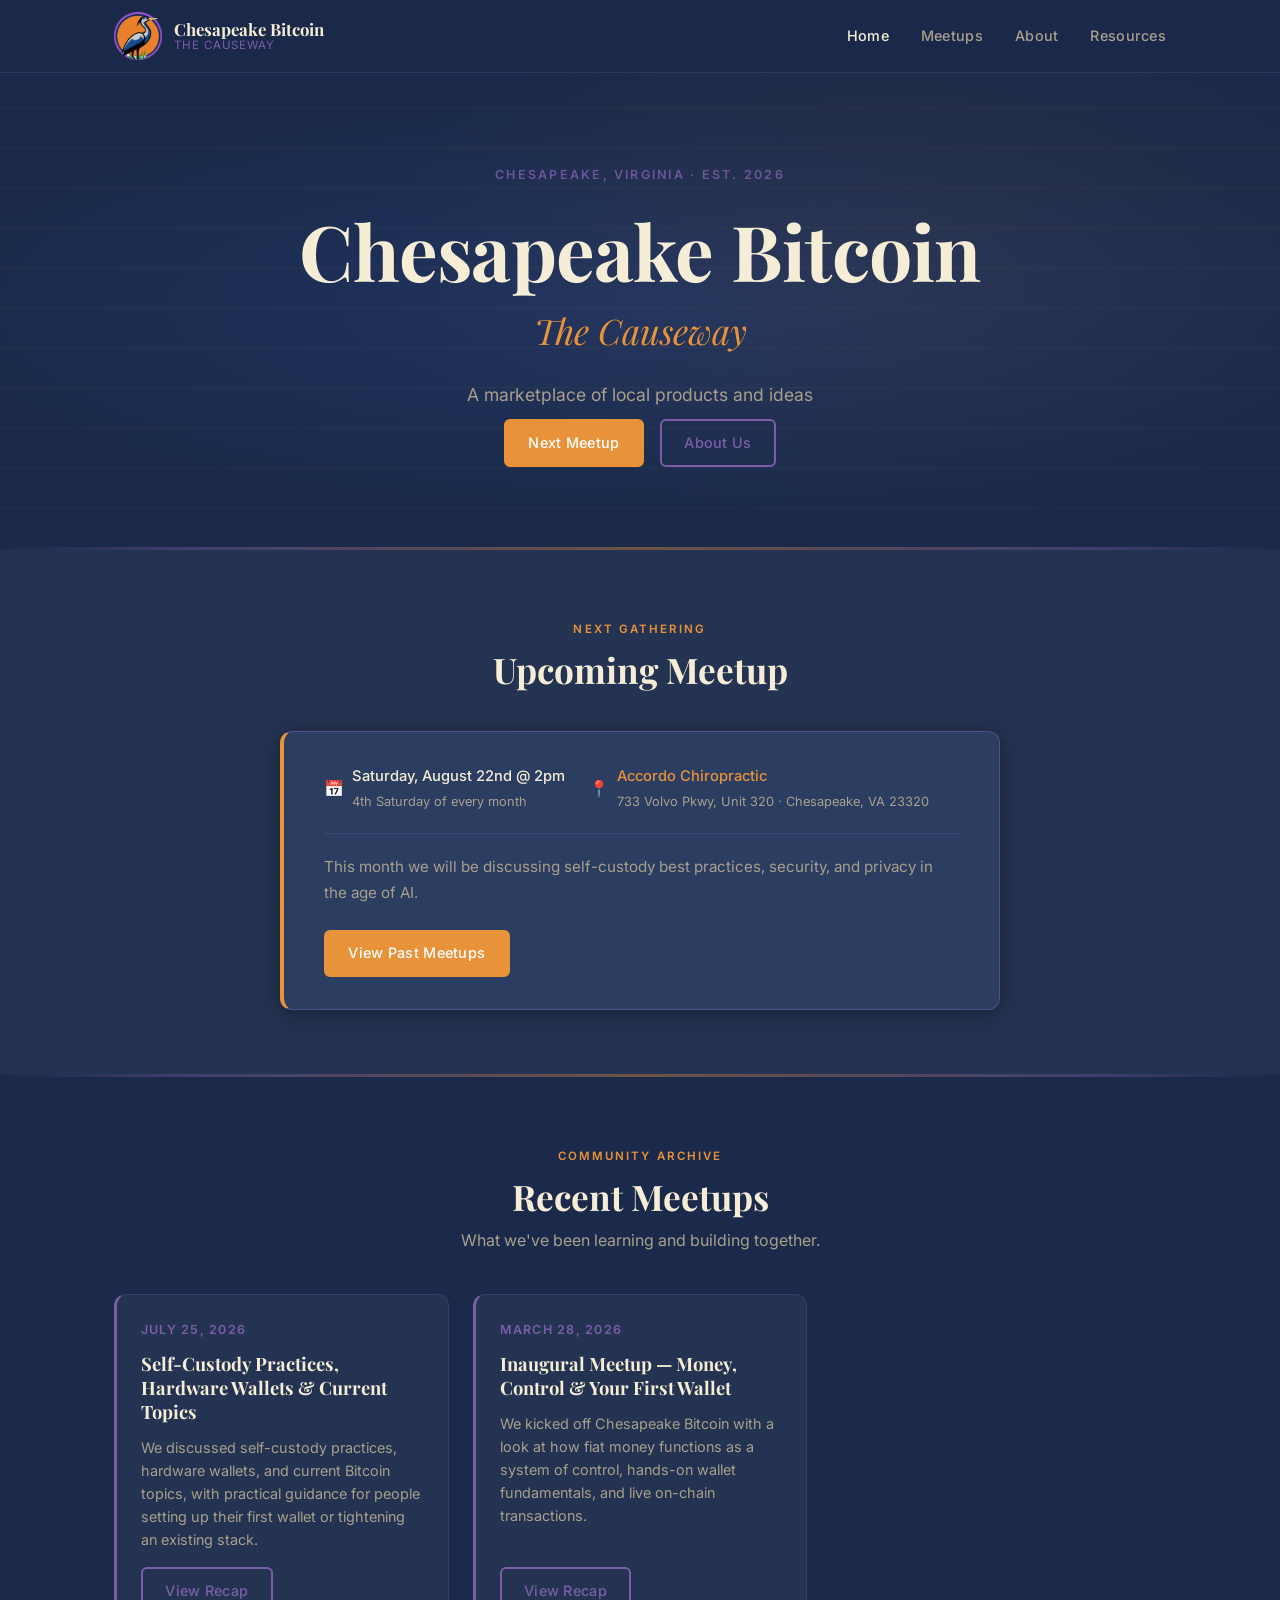
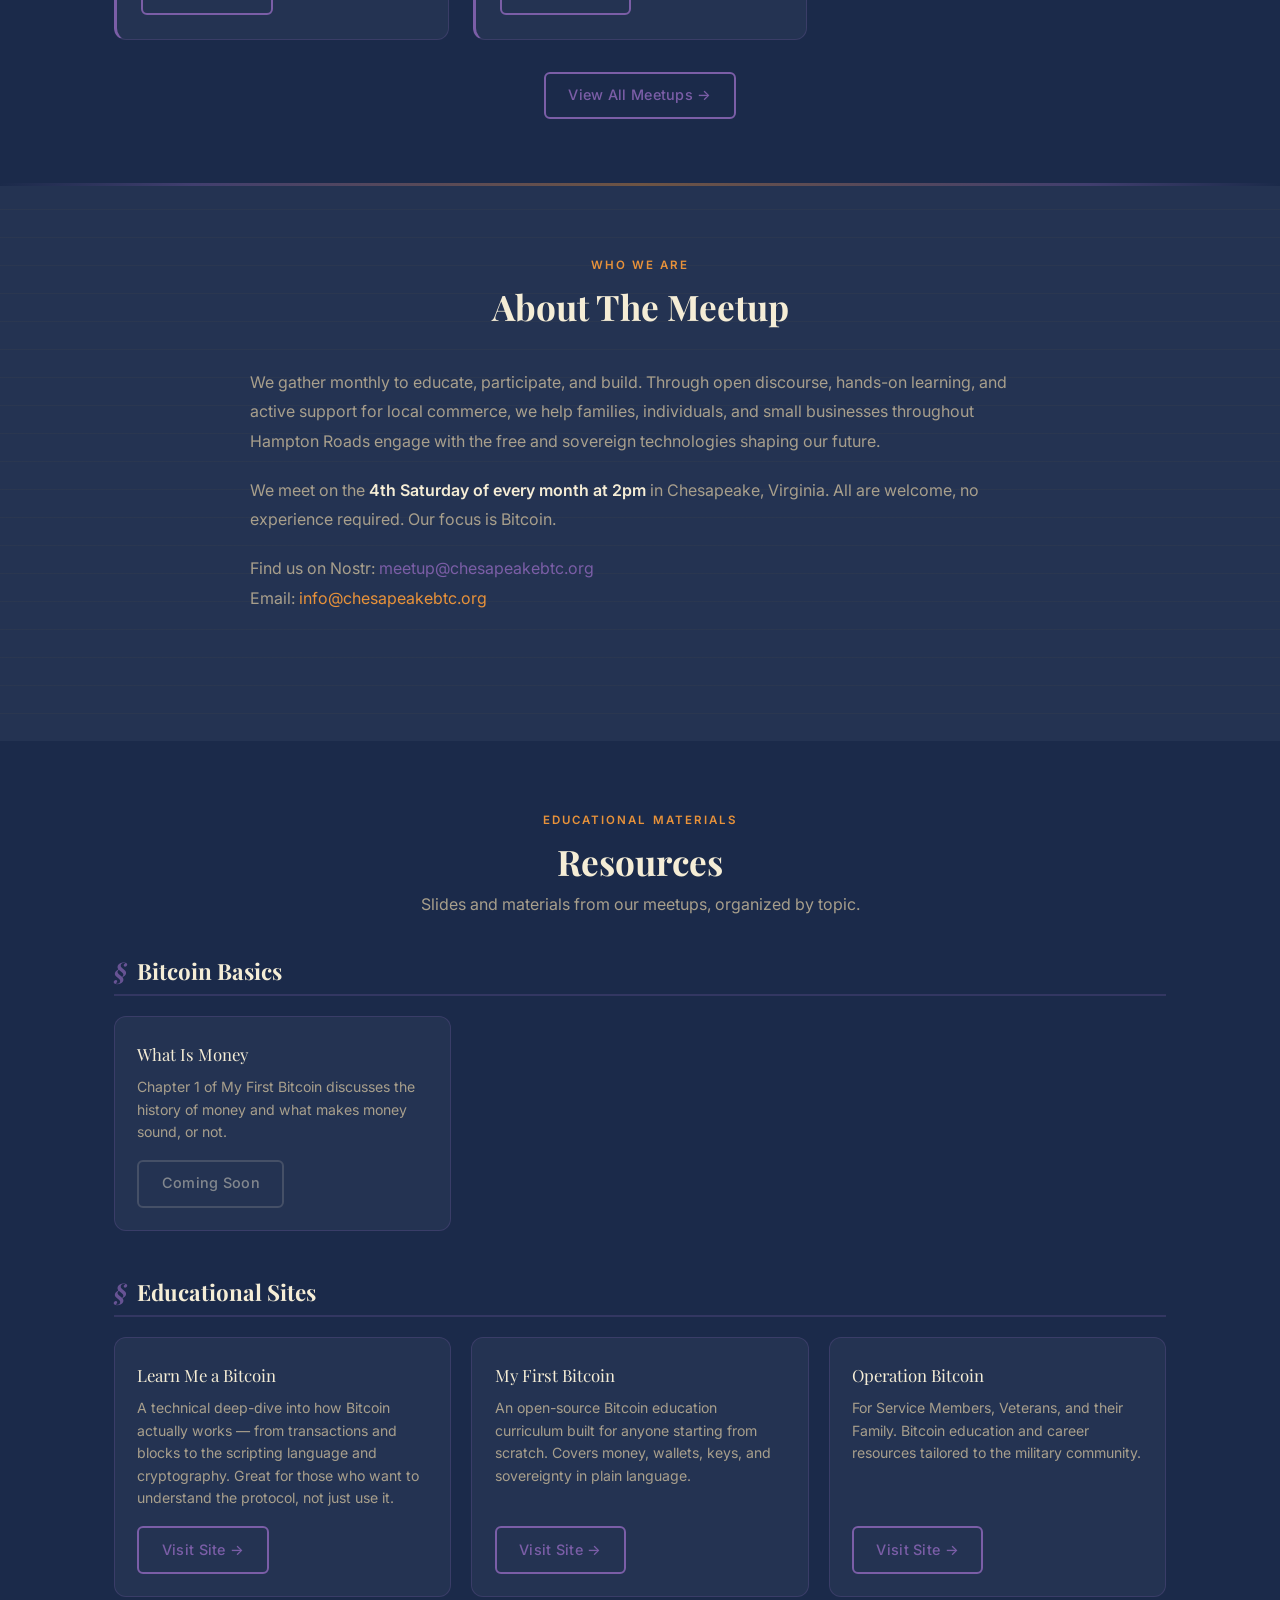
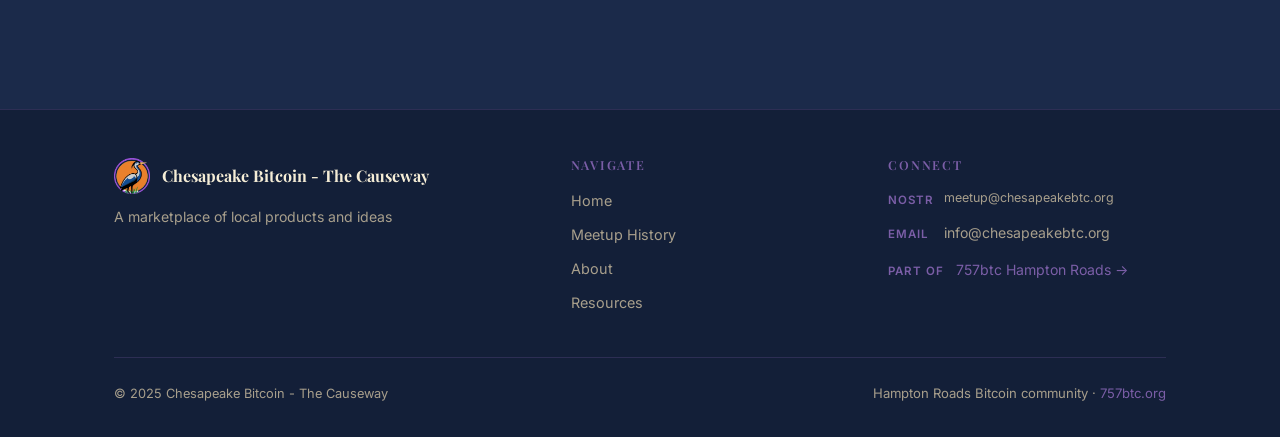
<file: index.html>
<!DOCTYPE html>
<html lang="en">
<head>
  <meta charset="UTF-8" />
  <meta name="viewport" content="width=device-width, initial-scale=1.0" />
  <meta name="description" content="Chesapeake Bitcoin - The Causeway. A monthly Bitcoin meetup in Chesapeake, VA. Part of the 757btc Hampton Roads community." />
  <title>Chesapeake Bitcoin - The Causeway</title>
  <link rel="stylesheet" href="css/style.css" />
</head>
<body>

  <!-- ── Navigation ── -->
  <header>
    <nav class="navbar" role="navigation" aria-label="Main navigation">
      <div class="container nav-inner">
        <a href="index.html" class="nav-logo" aria-label="Chesapeake Bitcoin - The Causeway home">
          <img src="assets/logo.png" alt="Chesapeake Bitcoin logo" />
          <span class="nav-logo-text">
            <span class="logo-name">Chesapeake Bitcoin</span>
            <span class="logo-sub">The Causeway</span>
          </span>
        </a>

        <button class="nav-hamburger" aria-label="Toggle menu" aria-expanded="false">
          <span></span>
          <span></span>
          <span></span>
        </button>

        <ul class="nav-links" role="list">
          <li><a href="index.html">Home</a></li>
          <li><a href="#upcoming-meetup">Meetups</a></li>
          <li><a href="#about">About</a></li>
          <li><a href="#resources">Resources</a></li>
        </ul>
      </div>
    </nav>
  </header>

  <main>

    <!-- ── Hero ── -->
    <section class="hero" aria-label="Hero">
      <div class="container">
        <div class="hero-content">
          <span class="hero-eyebrow">Chesapeake, Virginia · Est. 2026</span>
          <h1 class="hero-title">Chesapeake Bitcoin</h1>
          <p class="hero-subtitle">The Causeway</p>
          <p class="hero-tagline">A marketplace of local products and ideas</p>
          <div class="hero-actions">
            <a href="#upcoming-meetup" class="btn btn-primary">Next Meetup</a>
            <a href="#about" class="btn btn-secondary">About Us</a>
          </div>
        </div>
      </div>
    </section>

    <hr class="section-divider" />

    <!-- UPCOMING MEETUP -->
    <section class="section parchment-bg" id="upcoming-meetup" aria-labelledby="upcoming-heading">
      <div class="container">
        <div class="section-header">
          <span class="section-label">Next Gathering</span>
          <h2 class="section-title" id="upcoming-heading">Upcoming Meetup</h2>
        </div>

        <div class="upcoming-card">
          <div class="meetup-meta">
            <div class="meta-item">
              <span class="meta-icon" aria-hidden="true">📅</span>
              <div>
                <div class="meta-value">Saturday, August 22nd @ 2pm</div>
                <div style="font-size:0.8rem;color:var(--muted);margin-top:2px;">4th Saturday of every month</div>
              </div>
            </div>
            <div class="meta-item">
              <span class="meta-icon" aria-hidden="true">📍</span>
              <div>
                <div class="meta-value">
                  <a href="https://maps.google.com/?q=733+Volvo+Pkwy+Unit+320+Chesapeake+VA+23320"
                     target="_blank" rel="noopener"
                     style="color:var(--orange);text-decoration:none;">
                    Accordo Chiropractic
                  </a>
                </div>
                <div style="font-size:0.8rem;color:var(--muted);margin-top:2px;">733 Volvo Pkwy, Unit 320 · Chesapeake, VA 23320</div>
              </div>
            </div>
          </div>

          <div class="upcoming-desc">
            <div class="desc-collapsed">This month we will be discussing self-custody best practices, security, and privacy in the age of AI.</div>
          </div>

          <a href="#recent-meetups" class="btn btn-primary">View Past Meetups</a>
        </div>
      </div>
    </section>

    <hr class="section-divider" />

    <!-- Recent Meetups -->
    <section class="section" aria-labelledby="recent-heading">
      <div class="container">
        <div class="section-header">
          <span class="section-label">Community Archive</span>
          <h2 class="section-title" id="recent-heading">Recent Meetups</h2>
          <p class="section-subtitle">What we've been learning and building together.</p>
        </div>
        <div class="cards-grid" id="recent-meetups">
          <p class="loading-state">Loading meetups...</p>
        </div>
        <div class="cards-cta">
          <a href="meetups.html" class="btn btn-secondary">View All Meetups →</a>
        </div>
      </div>
    </section>

    <hr class="section-divider" />

    <!-- About -->
    <section class="section parchment-bg" id="about" aria-labelledby="about-heading">
      <div class="container">
        <div class="section-header">
          <span class="section-label">Who We Are</span>
          <h2 class="section-title" id="about-heading">About The Meetup</h2>
        </div>
        <article class="about-section">
          <p>
            We gather monthly to educate, participate, and build. Through open discourse, hands-on
            learning, and active support for local commerce, we help families, individuals, and small
            businesses throughout Hampton Roads engage with the free and sovereign technologies shaping
            our future.
          </p>
          <p>
            We meet on the <strong>4th Saturday of every month at 2pm</strong> in Chesapeake, Virginia.
            All are welcome, no experience required. Our focus is Bitcoin.
          </p>
          <p>
            Find us on Nostr: <span style="color:var(--gold);word-break:break-all;">meetup@chesapeakebtc.org</span><br/>
            Email: <a href="mailto:info@chesapeakebtc.org" style="color:var(--orange);">info@chesapeakebtc.org</a>
          </p>
        </article>
      </div>
    </section>

    <!-- Resources -->
    <section class="section" id="resources" aria-labelledby="resources-heading">
      <div class="container">
        <div class="section-header">
          <span class="section-label">Educational Materials</span>
          <h2 class="section-title" id="resources-heading">Resources</h2>
          <p class="section-subtitle">Slides and materials from our meetups, organized by topic.</p>
        </div>
        <div id="resources-list">
          <p class="loading-state">Loading resources...</p>
        </div>
      </div>
    </section>

  </main>

  <!-- Footer -->
  <footer class="footer" id="contact" aria-label="Site footer">
    <div class="container">
      <div class="footer-grid">
        <div class="footer-brand">
          <a href="index.html" class="footer-logo">
            <img src="assets/logo.png" alt="Chesapeake Bitcoin logo" />
            <span class="footer-logo-name">Chesapeake Bitcoin - The Causeway</span>
          </a>
          <p class="footer-tagline">A marketplace of local products and ideas</p>
        </div>
        <div class="footer-col">
          <h4>Navigate</h4>
          <ul>
            <li><a href="index.html">Home</a></li>
            <li><a href="meetups.html">Meetup History</a></li>
            <li><a href="#about">About</a></li>
            <li><a href="#resources">Resources</a></li>
          </ul>
        </div>
        <div class="footer-col">
          <h4>Connect</h4>
          <div class="footer-contact-item">
            <span class="contact-label">Nostr</span>
            <span class="contact-value" style="font-size:0.78rem;word-break:break-all;">meetup@chesapeakebtc.org</span>
          </div>
          <div class="footer-contact-item">
            <span class="contact-label">Email</span>
            <a href="mailto:info@chesapeakebtc.org" class="contact-value">info@chesapeakebtc.org</a>
          </div>
          <div class="footer-contact-item" style="margin-top:1rem;">
            <span class="contact-label" style="min-width:auto;margin-right:0.25rem;">Part of</span>
            <a href="https://757btc.org" target="_blank" rel="noopener" class="contact-value" style="color:var(--gold);">
              757btc Hampton Roads →
            </a>
          </div>
        </div>
      </div>
      <div class="footer-bottom">
        <p class="copyright">© 2025 Chesapeake Bitcoin - The Causeway</p>
        <p class="footer-community">
          Hampton Roads Bitcoin community ·
          <a href="https://757btc.org" target="_blank" rel="noopener">757btc.org</a>
        </p>
      </div>
    </div>
  </footer>

  <script src="js/main.js"></script>
  <script>
    function toggleDesc() {
      const preview = document.getElementById('desc-preview');
      const full = document.getElementById('desc-full');
      const btn = document.getElementById('see-more-btn');
      if (full.style.display === 'none') {
        preview.style.display = 'none';
        full.style.display = 'block';
        btn.textContent = 'see less';
      } else {
        full.style.display = 'none';
        preview.style.display = 'block';
        btn.textContent = 'see more';
      }
    }
  </script>
</body>
</html>
</file>
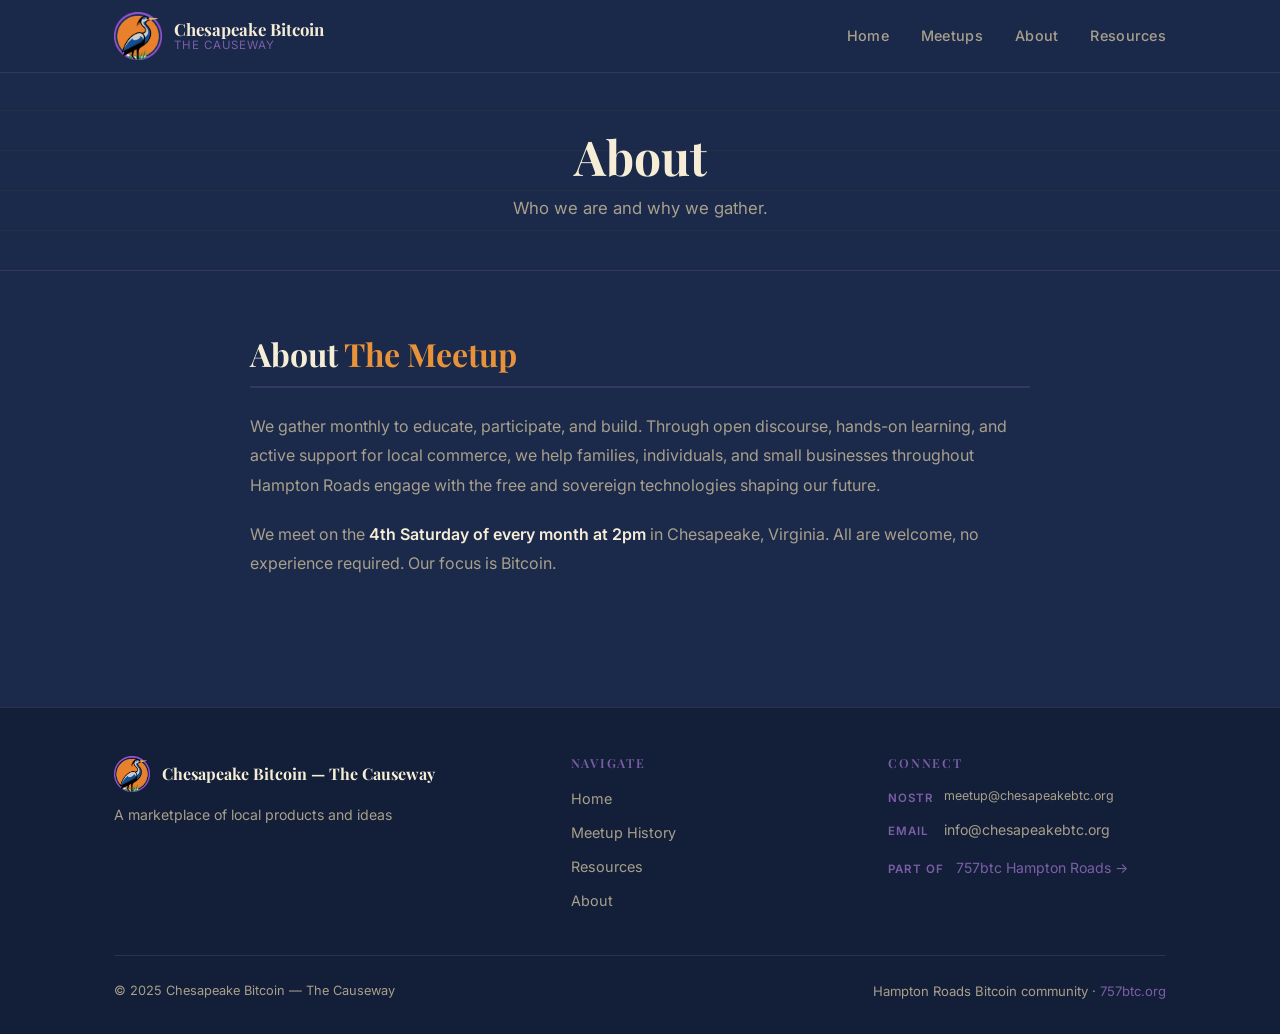
<file: about.html>
<!DOCTYPE html>
<html lang="en">
<head>
  <meta charset="UTF-8" />
  <meta name="viewport" content="width=device-width, initial-scale=1.0" />
  <meta name="description" content="About Chesapeake Bitcoin — The Causeway. The story of the Battle of Great Bridge and why we chose this name." />
  <title>About | Chesapeake Bitcoin · The Causeway</title>
  <link rel="stylesheet" href="css/style.css" />
</head>
<body>

  <!-- ── Navigation ── -->
  <header>
    <nav class="navbar" role="navigation" aria-label="Main navigation">
      <div class="container nav-inner">
        <a href="index.html" class="nav-logo" aria-label="Chesapeake Bitcoin — The Causeway home">
          <img src="assets/logo.png" alt="Chesapeake Bitcoin logo" />
          <span class="nav-logo-text">
            <span class="logo-name">Chesapeake Bitcoin</span>
            <span class="logo-sub">The Causeway</span>
          </span>
        </a>

        <button class="nav-hamburger" aria-label="Toggle menu" aria-expanded="false">
          <span></span>
          <span></span>
          <span></span>
        </button>

        <ul class="nav-links" role="list">
          <li><a href="index.html">Home</a></li>
          <li><a href="meetups.html">Meetups</a></li>
          <li><a href="index.html#about">About</a></li>
          <li><a href="index.html#resources">Resources</a></li>

        </ul>
      </div>
    </nav>
  </header>

  <main>

    <!-- ── Page Header ── -->
    <section class="page-header" aria-labelledby="page-title">
      <div class="container">
        <h1 id="page-title">About</h1>
        <p>Who we are and why we gather.</p>
      </div>
    </section>

    <section class="section" aria-label="About sections">
      <div class="container">

        <!-- ══════════════════════════════════════════════════
             ABOUT: Update this section with mission statement.
        ══════════════════════════════════════════════════════ -->
        <article class="about-section" aria-labelledby="meetup-heading">

          <h2 id="meetup-heading">
            About <span class="accent">The Meetup</span>
          </h2>

          <p>
            We gather monthly to educate, participate, and build. Through open discourse, hands-on
            learning, and active support for local commerce, we help families, individuals, and small
            businesses throughout Hampton Roads engage with the free and sovereign technologies shaping
            our future.
          </p>
          <p>
            We meet on the <strong>4th Saturday of every month at 2pm</strong> in Chesapeake, Virginia.
            All are welcome, no experience required. Our focus is Bitcoin.
          </p>

        </article>

      </div>
    </section>

  </main>

  <!-- ── Footer ── -->
  <footer class="footer" id="contact" aria-label="Site footer">
    <div class="container">
      <div class="footer-grid">

        <div class="footer-brand">
          <a href="index.html" class="footer-logo">
            <img src="assets/logo.png" alt="Chesapeake Bitcoin logo" />
            <span class="footer-logo-name">Chesapeake Bitcoin — The Causeway</span>
          </a>
          <p class="footer-tagline">A marketplace of local products and ideas</p>
        </div>

        <div class="footer-col">
          <h4>Navigate</h4>
          <ul>
            <li><a href="index.html">Home</a></li>
            <li><a href="meetups.html">Meetup History</a></li>
            <li><a href="index.html#resources">Resources</a></li>
            <li><a href="index.html#about">About</a></li>
          </ul>
        </div>

        <div class="footer-col">
          <h4>Connect</h4>
          <div class="footer-contact-item">
            <span class="contact-label">Nostr</span>
            <span class="contact-value" style="font-size:0.78rem;word-break:break-all;">meetup@chesapeakebtc.org</span>
          </div>
          <div class="footer-contact-item">
            <span class="contact-label">Email</span>
            <a href="mailto:info@chesapeakebtc.org" class="contact-value">info@chesapeakebtc.org</a>
          </div>
          <div class="footer-contact-item" style="margin-top:1rem;">
            <span class="contact-label" style="min-width:auto;margin-right:0.25rem;">Part of</span>
            <a href="https://757btc.org" target="_blank" rel="noopener" class="contact-value" style="color:var(--gold);">
              757btc Hampton Roads →
            </a>
          </div>
        </div>

      </div>

      <div class="footer-bottom">
        <p class="copyright">© 2025 Chesapeake Bitcoin — The Causeway</p>
        <p class="footer-community">
          Hampton Roads Bitcoin community ·
          <a href="https://757btc.org" target="_blank" rel="noopener">757btc.org</a>
        </p>
      </div>
    </div>
  </footer>

  <script src="js/main.js"></script>
</body>
</html>
</file>
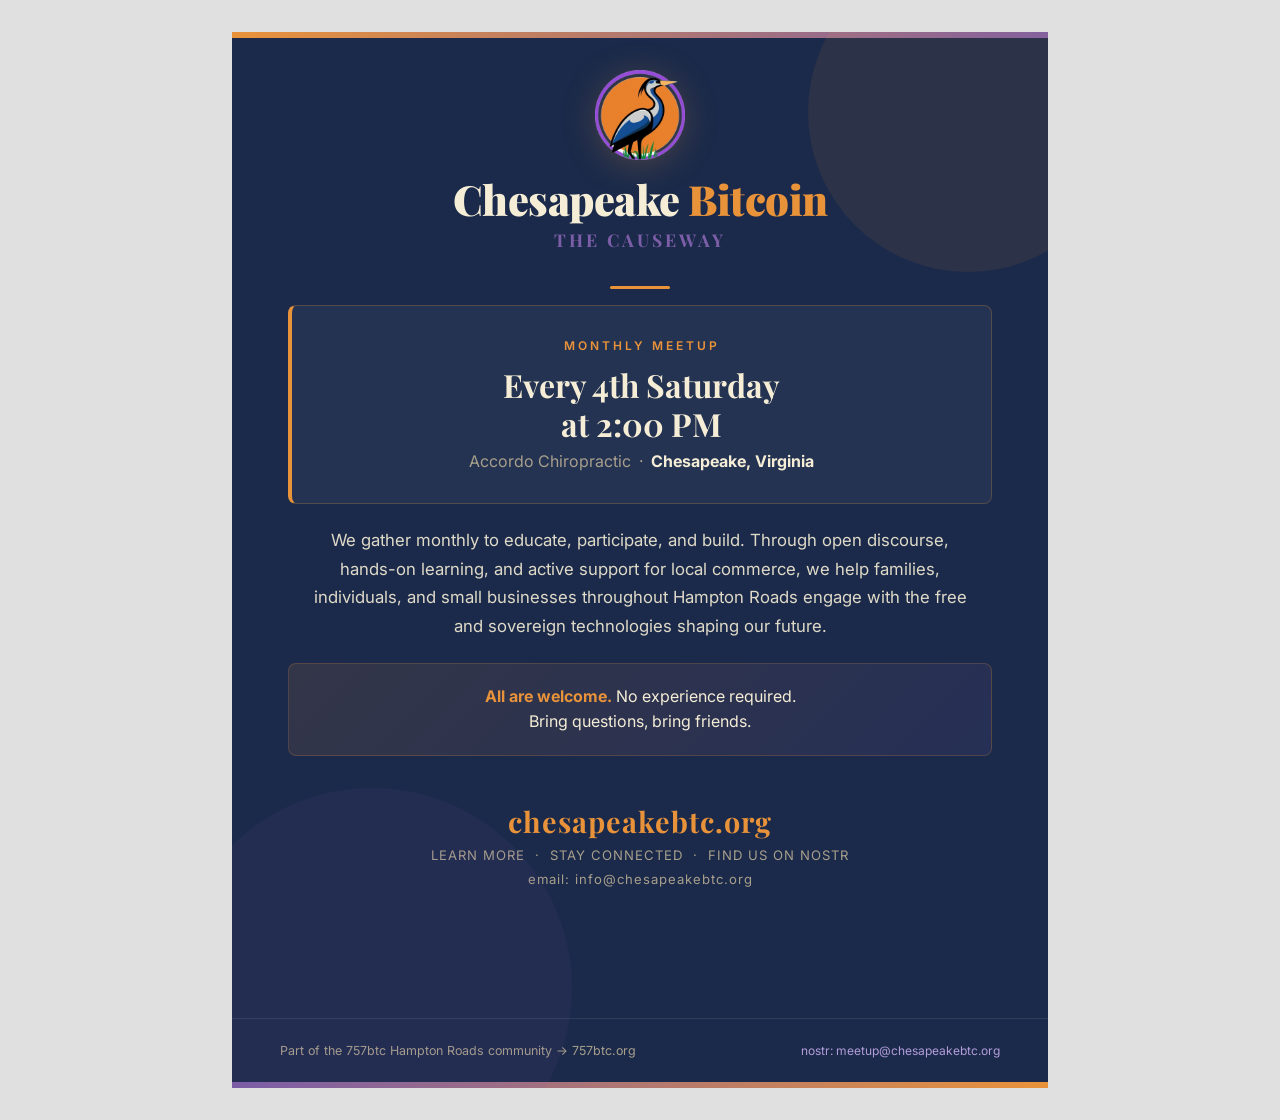
<file: flyer.html>
<!DOCTYPE html>
<html lang="en">
<head>
  <meta charset="UTF-8" />
  <meta name="viewport" content="width=device-width, initial-scale=1.0" />
  <title>Chesapeake Bitcoin — The Causeway | Flyer</title>
  <link rel="preconnect" href="https://fonts.googleapis.com" />
  <link href="https://fonts.googleapis.com/css2?family=Playfair+Display:wght@700;900&family=Inter:wght@400;500;600&display=swap" rel="stylesheet" />
  <style>
    :root {
      --bg:       #1B2A4A;
      --surface:  #243352;
      --orange:   #E8923A;
      --purple:   #7B5EA7;
      --parchment:#F5EDD6;
      --muted:    #A89F8C;
      --green:    #5C7A4E;
      --white:    #FFFFFF;
    }

    * { margin: 0; padding: 0; box-sizing: border-box; }

    body {
      background: #e0e0e0;
      display: flex;
      justify-content: center;
      align-items: flex-start;
      min-height: 100vh;
      padding: 2rem;
      font-family: 'Inter', sans-serif;
    }

    .flyer {
      width: 8.5in;
      min-height: 11in;
      background: var(--bg);
      color: var(--parchment);
      display: flex;
      flex-direction: column;
      position: relative;
      overflow: hidden;
    }

    /* Decorative diagonal accent */
    .flyer::before {
      content: '';
      position: absolute;
      top: -80px;
      right: -80px;
      width: 320px;
      height: 320px;
      background: var(--orange);
      opacity: 0.08;
      border-radius: 50%;
      pointer-events: none;
    }
    .flyer::after {
      content: '';
      position: absolute;
      bottom: -100px;
      left: -60px;
      width: 400px;
      height: 400px;
      background: var(--purple);
      opacity: 0.07;
      border-radius: 50%;
      pointer-events: none;
    }

    /* Top orange bar */
    .top-bar {
      height: 6px;
      background: linear-gradient(90deg, var(--orange), var(--purple));
    }

    /* Header / Logo area */
    .header {
      padding: 2rem 3rem 1.2rem;
      display: flex;
      flex-direction: column;
      align-items: center;
      text-align: center;
      position: relative;
    }

    .logo {
      width: 90px;
      height: 90px;
      object-fit: contain;
      margin-bottom: 1rem;
      filter: drop-shadow(0 4px 16px rgba(232,146,58,0.25));
    }

    .brand-name {
      font-family: 'Playfair Display', serif;
      font-size: 2.6rem;
      font-weight: 900;
      color: var(--parchment);
      line-height: 1.1;
      letter-spacing: -0.5px;
    }

    .brand-name span {
      color: var(--orange);
    }

    .brand-sub {
      font-family: 'Playfair Display', serif;
      font-size: 1.1rem;
      font-weight: 700;
      color: var(--purple);
      letter-spacing: 3px;
      text-transform: uppercase;
      margin-top: 0.4rem;
    }

    /* Divider */
    .divider {
      width: 60px;
      height: 3px;
      background: var(--orange);
      margin: 1rem auto;
      border-radius: 2px;
    }

    /* Main content */
    .content {
      padding: 0 3.5rem;
      flex: 1;
      display: flex;
      flex-direction: column;
      gap: 1.4rem;
    }

    /* Schedule block */
    .schedule-block {
      background: var(--surface);
      border: 1px solid rgba(232,146,58,0.25);
      border-left: 4px solid var(--orange);
      border-radius: 8px;
      padding: 2rem 2.5rem;
      text-align: center;
    }

    .schedule-label {
      font-size: 0.75rem;
      font-weight: 600;
      letter-spacing: 3px;
      text-transform: uppercase;
      color: var(--orange);
      margin-bottom: 0.8rem;
    }

    .schedule-when {
      font-family: 'Playfair Display', serif;
      font-size: 2rem;
      font-weight: 700;
      color: var(--parchment);
      line-height: 1.2;
    }

    .schedule-detail {
      font-size: 1rem;
      color: var(--muted);
      margin-top: 0.5rem;
    }

    .schedule-detail strong {
      color: var(--parchment);
    }

    /* Mission statement */
    .mission {
      text-align: center;
      padding: 0 1rem;
    }

    .mission p {
      font-size: 1.05rem;
      line-height: 1.7;
      color: var(--parchment);
      opacity: 0.9;
    }

    /* Tags / bullets */
    .tags {
      display: flex;
      justify-content: center;
      flex-wrap: wrap;
      gap: 0.75rem;
    }

    .tag {
      border: 1px solid rgba(232,146,58,0.4);
      color: var(--parchment);
      padding: 0.45rem 1.1rem;
      border-radius: 99px;
      font-size: 0.85rem;
      font-weight: 500;
      letter-spacing: 0.5px;
    }

    .tag.orange { border-color: var(--orange); color: var(--orange); }
    .tag.purple { border-color: var(--purple); color: #b39ddb; }

    /* All welcome banner */
    .welcome-banner {
      background: linear-gradient(135deg, rgba(232,146,58,0.12), rgba(123,94,167,0.12));
      border: 1px solid rgba(232,146,58,0.2);
      border-radius: 8px;
      padding: 1.25rem 2rem;
      text-align: center;
      font-size: 1rem;
      color: var(--parchment);
      line-height: 1.6;
    }

    .welcome-banner strong {
      color: var(--orange);
    }

    /* Website / CTA */
    .cta {
      text-align: center;
      padding: 1.5rem 0 0.5rem;
    }

    .cta-url {
      font-family: 'Playfair Display', serif;
      font-size: 1.8rem;
      font-weight: 700;
      color: var(--orange);
      letter-spacing: 1px;
      display: block;
      margin-bottom: 0.4rem;
    }

    .cta-sub {
      font-size: 0.82rem;
      color: var(--muted);
      letter-spacing: 1px;
    }

    /* Footer */
    .footer {
      margin-top: auto;
      padding: 1.5rem 3rem;
      display: flex;
      justify-content: space-between;
      align-items: center;
      border-top: 1px solid rgba(245,237,214,0.1);
      font-size: 0.78rem;
      color: var(--muted);
    }

    .footer-nostr {
      color: #b39ddb;
      font-size: 0.75rem;
    }

    /* Bottom bar */
    .bottom-bar {
      height: 6px;
      background: linear-gradient(90deg, var(--purple), var(--orange));
    }

    /* Print styles */
    @media print {
      *, *::before, *::after {
        -webkit-print-color-adjust: exact !important;
        print-color-adjust: exact !important;
        color-adjust: exact !important;
      }
      body { background: none; padding: 0; }
      .flyer { width: 100%; min-height: 100vh; background: #1B2A4A !important; }
    }
  </style>
</head>
<body>
  <div class="flyer">
    <div class="top-bar"></div>

    <div class="header">
      <img class="logo" src="assets/logo.png" alt="Chesapeake Bitcoin — The Causeway logo" />
      <div class="brand-name">Chesapeake <span>Bitcoin</span></div>
      <div class="brand-sub">The Causeway</div>
    </div>

    <div class="divider"></div>

    <div class="content">

      <div class="schedule-block">
        <div class="schedule-label">Monthly Meetup</div>
        <div class="schedule-when">Every 4th Saturday<br>at 2:00 PM</div>
        <div class="schedule-detail">Accordo Chiropractic &nbsp;·&nbsp; <strong>Chesapeake, Virginia</strong></div>
      </div>

      <div class="mission">
        <p>We gather monthly to educate, participate, and build. Through open discourse, hands-on learning, and active support for local commerce, we help families, individuals, and small businesses throughout Hampton Roads engage with the free and sovereign technologies shaping our future.</p>
      </div>

      <div class="welcome-banner">
        <strong>All are welcome.</strong> No experience required.<br>
        Bring questions, bring friends.
      </div>

      <div class="cta">
        <span class="cta-url">chesapeakebtc.org</span>
        <div class="cta-sub">LEARN MORE &nbsp;·&nbsp; STAY CONNECTED &nbsp;·&nbsp; FIND US ON NOSTR</div>
        <div class="cta-sub" style="margin-top:0.5rem;">email: info@chesapeakebtc.org</div>
      </div>

    </div>

    <div class="footer">
      <span>Part of the 757btc Hampton Roads community → 757btc.org</span>
      <span class="footer-nostr">nostr: meetup@chesapeakebtc.org</span>
    </div>

    <div class="bottom-bar"></div>
  </div>
</body>
</html>
</file>
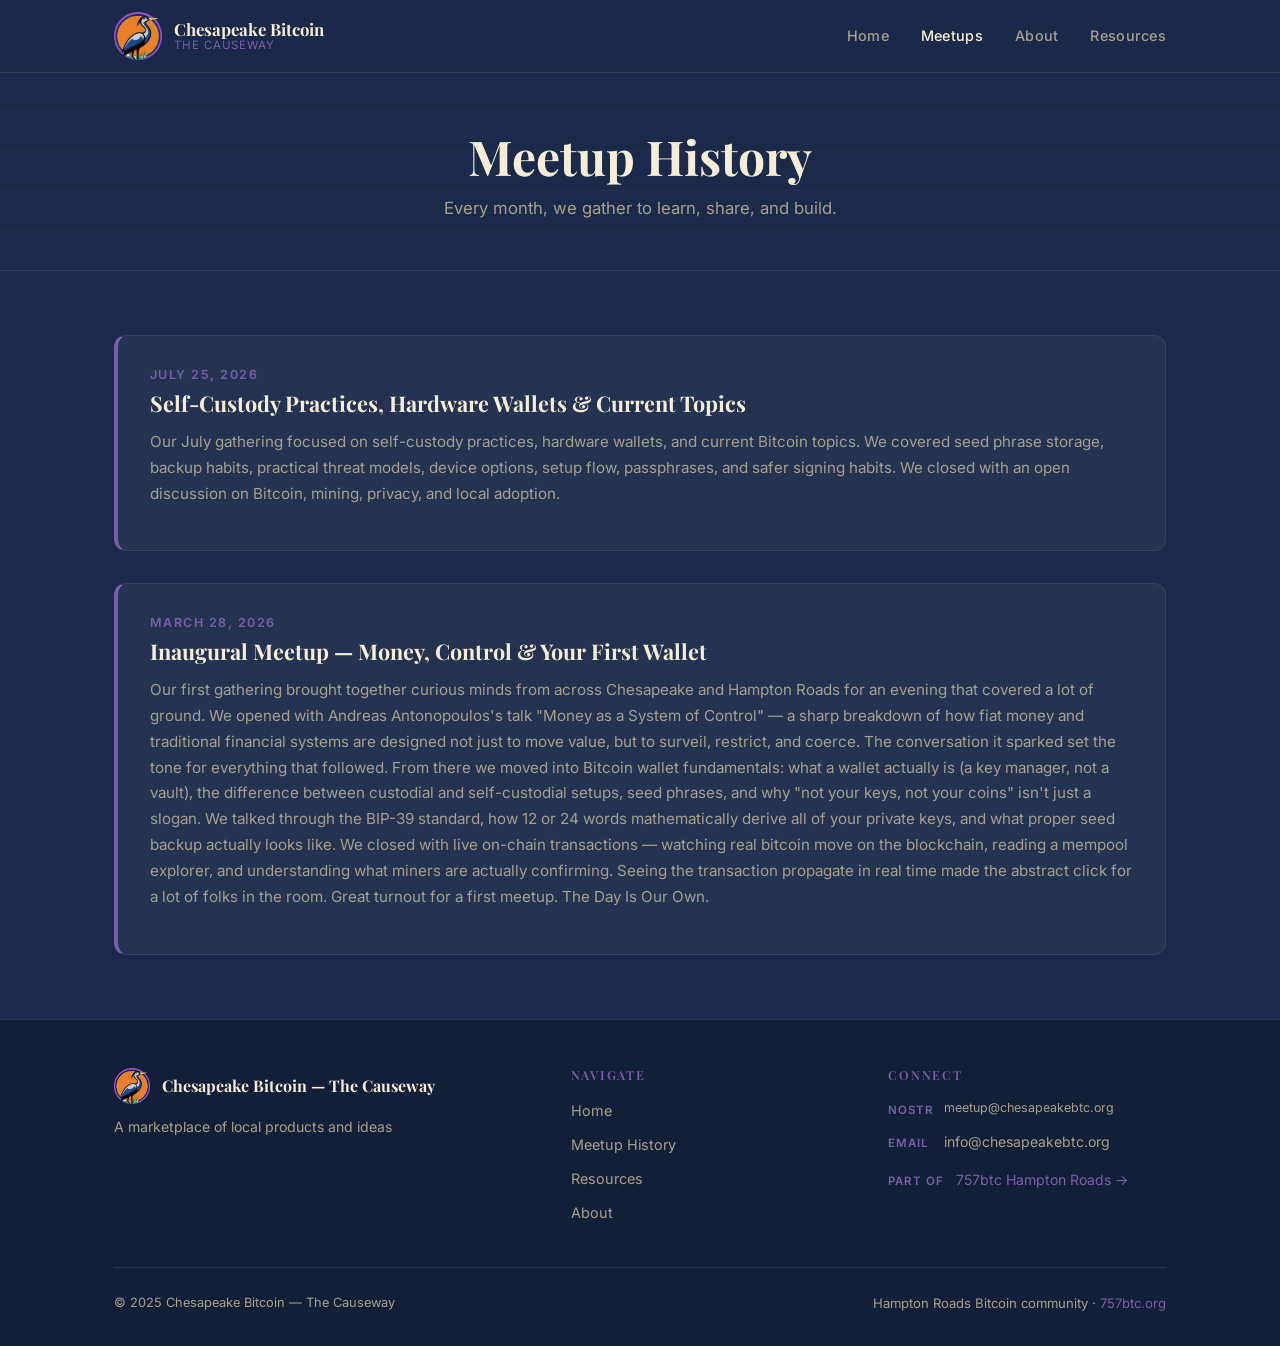
<file: meetups.html>
<!DOCTYPE html>
<html lang="en">
<head>
  <meta charset="UTF-8" />
  <meta name="viewport" content="width=device-width, initial-scale=1.0" />
  <meta name="description" content="Chesapeake Bitcoin meetup history — every month, we gather to learn, share, and build." />
  <title>Meetup History | Chesapeake Bitcoin · The Causeway</title>
  <link rel="stylesheet" href="css/style.css" />
</head>
<body>

  <!-- ── Navigation ── -->
  <header>
    <nav class="navbar" role="navigation" aria-label="Main navigation">
      <div class="container nav-inner">
        <a href="index.html" class="nav-logo" aria-label="Chesapeake Bitcoin — The Causeway home">
          <img src="assets/logo.png" alt="Chesapeake Bitcoin logo" />
          <span class="nav-logo-text">
            <span class="logo-name">Chesapeake Bitcoin</span>
            <span class="logo-sub">The Causeway</span>
          </span>
        </a>

        <button class="nav-hamburger" aria-label="Toggle menu" aria-expanded="false">
          <span></span>
          <span></span>
          <span></span>
        </button>

        <ul class="nav-links" role="list">
          <li><a href="index.html">Home</a></li>
          <li><a href="meetups.html">Meetups</a></li>
          <li><a href="index.html#about">About</a></li>
          <li><a href="index.html#resources">Resources</a></li>

        </ul>
      </div>
    </nav>
  </header>

  <main>

    <!-- ── Page Header ── -->
    <section class="page-header" aria-labelledby="page-title">
      <div class="container">
        <h1 id="page-title">Meetup History</h1>
        <p>Every month, we gather to learn, share, and build.</p>
      </div>
    </section>

    <!-- ── All Meetups ── -->
    <section class="section" aria-label="All meetups">
      <div class="container">

        <!--
          MEETUP HISTORY: All entries are loaded from data/meetups.json
          To add a new meetup after each gathering:
            1. Open data/meetups.json
            2. Add a new object at the TOP of the array (newest first)
            3. Fill in: id, title, date, excerpt, recap, slides (filename or "")
            4. If you have slides, drop the PDF into the slides/ folder and set "slides": "filename.pdf"
        -->
        <div class="meetup-list" id="all-meetups">
          <p class="loading-state">Loading meetup history…</p>
        </div>

      </div>
    </section>

  </main>

  <!-- ── Footer ── -->
  <footer class="footer" id="contact" aria-label="Site footer">
    <div class="container">
      <div class="footer-grid">

        <div class="footer-brand">
          <a href="index.html" class="footer-logo">
            <img src="assets/logo.png" alt="Chesapeake Bitcoin logo" />
            <span class="footer-logo-name">Chesapeake Bitcoin — The Causeway</span>
          </a>
          <p class="footer-tagline">A marketplace of local products and ideas</p>
        </div>

        <div class="footer-col">
          <h4>Navigate</h4>
          <ul>
            <li><a href="index.html">Home</a></li>
            <li><a href="meetups.html">Meetup History</a></li>
            <li><a href="index.html#resources">Resources</a></li>
            <li><a href="index.html#about">About</a></li>
          </ul>
        </div>

        <div class="footer-col">
          <h4>Connect</h4>
          <div class="footer-contact-item">
            <span class="contact-label">Nostr</span>
            <span class="contact-value" style="font-size:0.78rem;word-break:break-all;">meetup@chesapeakebtc.org</span>
          </div>
          <div class="footer-contact-item">
            <span class="contact-label">Email</span>
            <a href="mailto:info@chesapeakebtc.org" class="contact-value">info@chesapeakebtc.org</a>
          </div>
          <div class="footer-contact-item" style="margin-top:1rem;">
            <span class="contact-label" style="min-width:auto;margin-right:0.25rem;">Part of</span>
            <a href="https://757btc.org" target="_blank" rel="noopener" class="contact-value" style="color:var(--gold);">
              757btc Hampton Roads →
            </a>
          </div>
        </div>

      </div>

      <div class="footer-bottom">
        <p class="copyright">© 2025 Chesapeake Bitcoin — The Causeway</p>
        <p class="footer-community">
          Hampton Roads Bitcoin community ·
          <a href="https://757btc.org" target="_blank" rel="noopener">757btc.org</a>
        </p>
      </div>
    </div>
  </footer>

  <script src="js/main.js"></script>
</body>
</html>
</file>
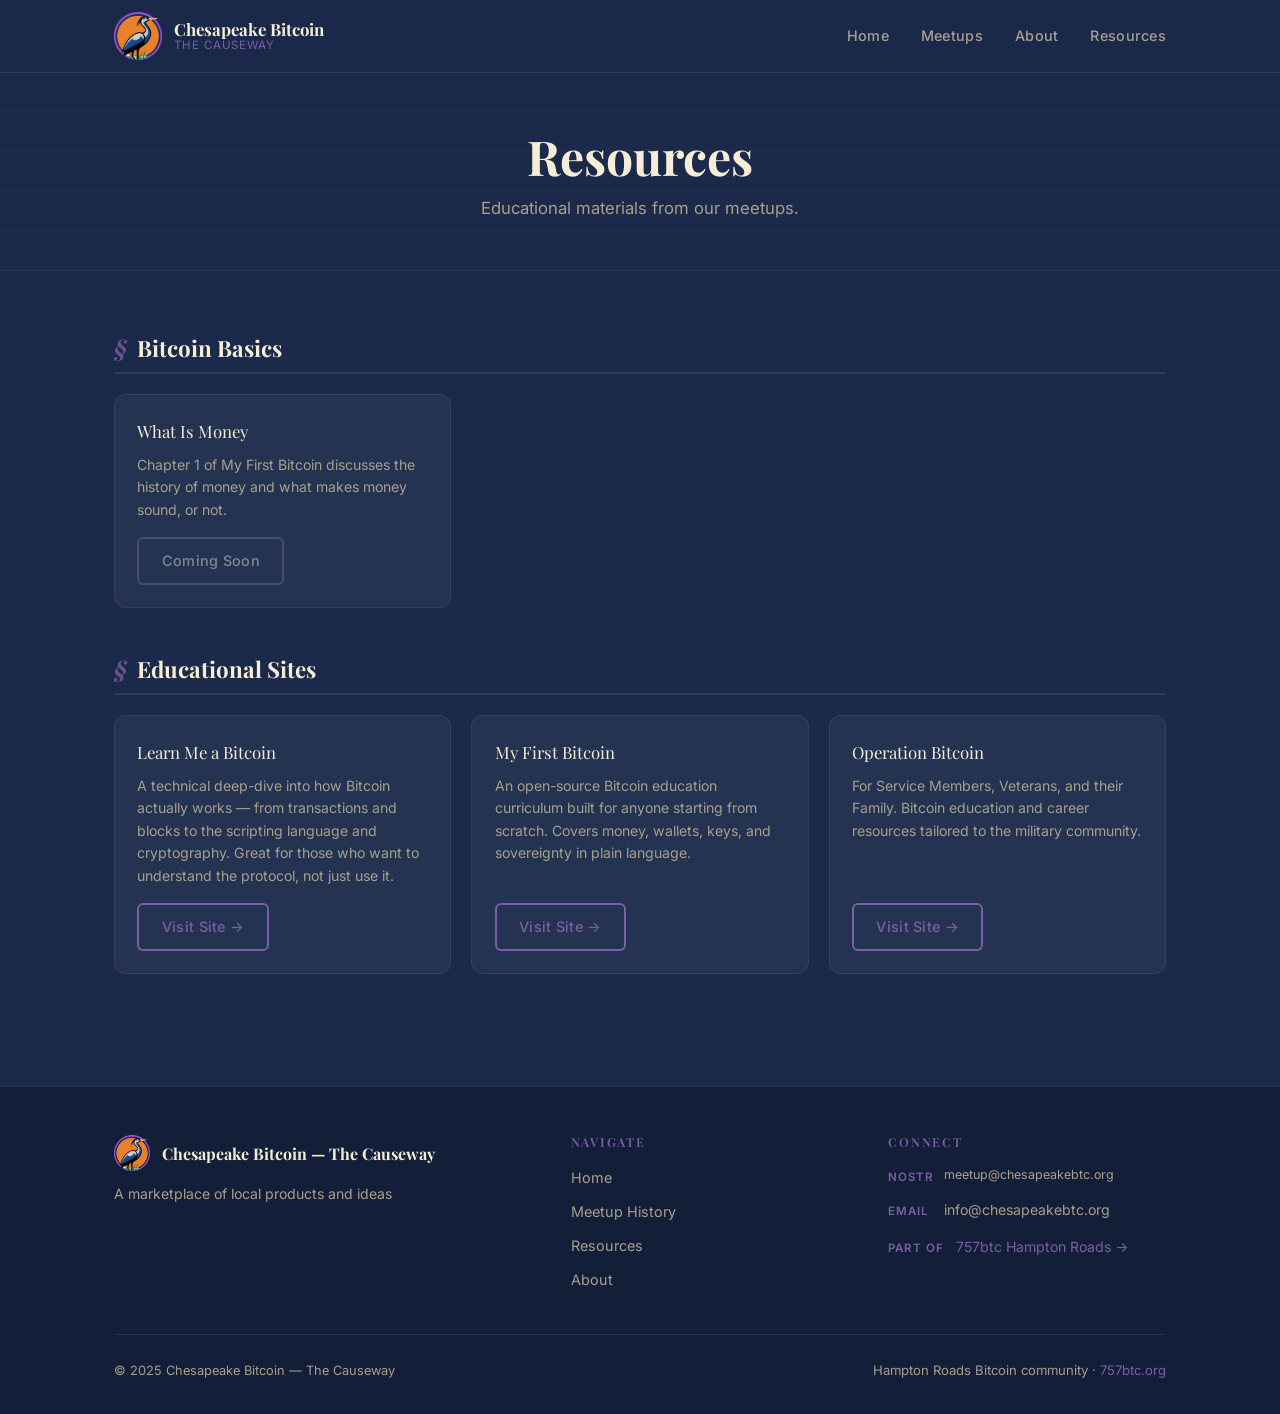
<file: resources.html>
<!DOCTYPE html>
<html lang="en">
<head>
  <meta charset="UTF-8" />
  <meta name="viewport" content="width=device-width, initial-scale=1.0" />
  <meta name="description" content="Bitcoin educational resources from Chesapeake Bitcoin — The Causeway meetups." />
  <title>Resources | Chesapeake Bitcoin · The Causeway</title>
  <link rel="stylesheet" href="css/style.css" />
</head>
<body>

  <!-- ── Navigation ── -->
  <header>
    <nav class="navbar" role="navigation" aria-label="Main navigation">
      <div class="container nav-inner">
        <a href="index.html" class="nav-logo" aria-label="Chesapeake Bitcoin — The Causeway home">
          <img src="assets/logo.png" alt="Chesapeake Bitcoin logo" />
          <span class="nav-logo-text">
            <span class="logo-name">Chesapeake Bitcoin</span>
            <span class="logo-sub">The Causeway</span>
          </span>
        </a>

        <button class="nav-hamburger" aria-label="Toggle menu" aria-expanded="false">
          <span></span>
          <span></span>
          <span></span>
        </button>

        <ul class="nav-links" role="list">
          <li><a href="index.html">Home</a></li>
          <li><a href="meetups.html">Meetups</a></li>
          <li><a href="index.html#about">About</a></li>
          <li><a href="index.html#resources">Resources</a></li>

        </ul>
      </div>
    </nav>
  </header>

  <main>

    <!-- ── Page Header ── -->
    <section class="page-header" aria-labelledby="page-title">
      <div class="container">
        <h1 id="page-title">Resources</h1>
        <p>Educational materials from our meetups.</p>
      </div>
    </section>

    <!-- ── Resources ── -->
    <section class="section" aria-label="Resources by topic">
      <div class="container">

        <!--
          RESOURCES: Loaded from data/resources.json
          To add a new resource:
            1. Open data/resources.json
            2. Find the right topic object, or add a new topic object
            3. Add your resource: { "title": "...", "description": "...", "file": "filename.pdf" }
            4. Drop the PDF into slides/ folder
            5. If "file" is empty (""), a "Coming Soon" badge shows instead of a download button
        -->
        <div id="resources-list">
          <p class="loading-state">Loading resources…</p>
        </div>

      </div>
    </section>

  </main>

  <!-- ── Footer ── -->
  <footer class="footer" id="contact" aria-label="Site footer">
    <div class="container">
      <div class="footer-grid">

        <div class="footer-brand">
          <a href="index.html" class="footer-logo">
            <img src="assets/logo.png" alt="Chesapeake Bitcoin logo" />
            <span class="footer-logo-name">Chesapeake Bitcoin — The Causeway</span>
          </a>
          <p class="footer-tagline">A marketplace of local products and ideas</p>
        </div>

        <div class="footer-col">
          <h4>Navigate</h4>
          <ul>
            <li><a href="index.html">Home</a></li>
            <li><a href="meetups.html">Meetup History</a></li>
            <li><a href="index.html#resources">Resources</a></li>
            <li><a href="index.html#about">About</a></li>
          </ul>
        </div>

        <div class="footer-col">
          <h4>Connect</h4>
          <div class="footer-contact-item">
            <span class="contact-label">Nostr</span>
            <span class="contact-value" style="font-size:0.78rem;word-break:break-all;">meetup@chesapeakebtc.org</span>
          </div>
          <div class="footer-contact-item">
            <span class="contact-label">Email</span>
            <a href="mailto:info@chesapeakebtc.org" class="contact-value">info@chesapeakebtc.org</a>
          </div>
          <div class="footer-contact-item" style="margin-top:1rem;">
            <span class="contact-label" style="min-width:auto;margin-right:0.25rem;">Part of</span>
            <a href="https://757btc.org" target="_blank" rel="noopener" class="contact-value" style="color:var(--gold);">
              757btc Hampton Roads →
            </a>
          </div>
        </div>

      </div>

      <div class="footer-bottom">
        <p class="copyright">© 2025 Chesapeake Bitcoin — The Causeway</p>
        <p class="footer-community">
          Hampton Roads Bitcoin community ·
          <a href="https://757btc.org" target="_blank" rel="noopener">757btc.org</a>
        </p>
      </div>
    </div>
  </footer>

  <script src="js/main.js"></script>
</body>
</html>
</file>
<file: css/style.css>
/* ============================================================
   Chesapeake Bitcoin — The Causeway
   css/style.css
   Historical gravitas meets Bitcoin community.
   ============================================================ */

/* ── Google Fonts ── */
@import url('https://fonts.googleapis.com/css2?family=Playfair+Display:ital,wght@0,400;0,600;0,700;1,400&family=Inter:wght@300;400;500;600&display=swap');

/* ── Custom Properties ── */
:root {
  --bg:          #1B2A4A;
  --surface:     #243352;
  --surface-2:   #2c3d62;
  --orange:      #E8923A;
  --gold:        #7B5EA7;
  --gold-light:  #9B7BC4;
  --parchment:   #F5EDD6;
  --muted:       #A89F8C;
  --marsh:       #5C7A4E;
  --border:      rgba(123, 94, 167, 0.25);
  --border-strong: rgba(123, 94, 167, 0.55);

  --font-head:   'Playfair Display', Georgia, serif;
  --font-body:   'Inter', system-ui, sans-serif;

  --radius:      6px;
  --radius-lg:   12px;
  --shadow:      0 4px 24px rgba(0,0,0,0.35);
  --transition:  0.2s ease;
}

/* ── Reset & Base ── */
*, *::before, *::after { box-sizing: border-box; margin: 0; padding: 0; }

html { scroll-behavior: smooth; font-size: 16px; }

body {
  background-color: var(--bg);
  color: var(--parchment);
  font-family: var(--font-body);
  line-height: 1.7;
  min-height: 100vh;
  padding-top: 64px;
}

/* Offset anchor links for fixed navbar */
section[id], footer[id] {
  scroll-margin-top: 72px;
}

img { max-width: 100%; display: block; }
a { color: var(--orange); text-decoration: none; transition: color var(--transition); }
a:hover { color: var(--gold-light); }

h1, h2, h3, h4 {
  font-family: var(--font-head);
  font-weight: 700;
  line-height: 1.2;
  color: var(--parchment);
}

/* ── Parchment Texture Utility ──
   Subtle lined texture using repeating-linear-gradient */
.parchment-bg {
  background-color: var(--surface);
  background-image: repeating-linear-gradient(
    0deg,
    transparent,
    transparent 27px,
    rgba(200, 146, 42, 0.04) 27px,
    rgba(200, 146, 42, 0.04) 28px
  );
}

/* ── Section Divider — rope/map border style ── */
.section-divider {
  border: none;
  height: 3px;
  background:
    linear-gradient(90deg,
      transparent 0%,
      var(--gold) 15%,
      var(--orange) 50%,
      var(--gold) 85%,
      transparent 100%
    );
  opacity: 0.4;
  margin: 0;
}

/* ── Container ── */
.container {
  max-width: 1100px;
  margin: 0 auto;
  padding: 0 1.5rem;
}

/* ── Buttons ── */
.btn {
  display: inline-block;
  padding: 0.6rem 1.4rem;
  border-radius: var(--radius);
  font-family: var(--font-body);
  font-weight: 500;
  font-size: 0.9rem;
  cursor: pointer;
  border: 2px solid transparent;
  transition: all var(--transition);
  letter-spacing: 0.02em;
}

.btn-primary {
  background: var(--orange);
  color: #fff;
  border-color: var(--orange);
}
.btn-primary:hover {
  background: #e07d0a;
  border-color: #e07d0a;
  color: #fff;
  transform: translateY(-1px);
  box-shadow: 0 4px 16px rgba(247, 147, 26, 0.35);
}

.btn-secondary {
  background: transparent;
  color: var(--gold);
  border-color: var(--gold);
}
.btn-secondary:hover {
  background: var(--gold);
  color: var(--bg);
  transform: translateY(-1px);
}

.btn-outline {
  background: transparent;
  color: var(--parchment);
  border-color: rgba(245, 237, 214, 0.35);
}
.btn-outline:hover {
  border-color: var(--parchment);
  color: var(--parchment);
}

/* ── Navbar ── */
.navbar {
  position: fixed;
  top: 0;
  left: 0;
  right: 0;
  z-index: 100;
  background: rgba(27, 42, 74, 0.97);
  backdrop-filter: blur(8px);
  border-bottom: 1px solid var(--border);
  padding: 0.75rem 0;
}

.nav-inner {
  display: flex;
  align-items: center;
  justify-content: space-between;
  gap: 1rem;
}

.nav-logo {
  display: flex;
  align-items: center;
  gap: 0.75rem;
  text-decoration: none;
  color: var(--parchment);
  flex-shrink: 0;
}
.nav-logo img { height: 48px; width: auto; }
.nav-logo-text {
  display: flex;
  flex-direction: column;
  line-height: 1.15;
}
.nav-logo-text .logo-name {
  font-family: var(--font-head);
  font-weight: 700;
  font-size: 1.05rem;
  color: var(--parchment);
}
.nav-logo-text .logo-sub {
  font-size: 0.72rem;
  color: var(--gold);
  letter-spacing: 0.08em;
  text-transform: uppercase;
}

.nav-links {
  display: flex;
  align-items: center;
  gap: 2rem;
  list-style: none;
}
.nav-links a {
  color: var(--muted);
  font-size: 0.9rem;
  font-weight: 500;
  letter-spacing: 0.02em;
  transition: color var(--transition);
  text-decoration: none;
}
.nav-links a:hover,
.nav-links a.active {
  color: var(--parchment);
}
.nav-links .nav-cta a {
  color: var(--orange);
}

/* Hamburger */
.nav-hamburger {
  display: none;
  flex-direction: column;
  gap: 5px;
  background: none;
  border: none;
  cursor: pointer;
  padding: 4px;
  z-index: 101;
}
.nav-hamburger span {
  display: block;
  width: 26px;
  height: 2px;
  background: var(--parchment);
  border-radius: 2px;
  transition: all 0.3s ease;
}
.nav-hamburger.open span:nth-child(1) { transform: translateY(7px) rotate(45deg); }
.nav-hamburger.open span:nth-child(2) { opacity: 0; }
.nav-hamburger.open span:nth-child(3) { transform: translateY(-7px) rotate(-45deg); }

/* ── Hero ── */
.hero {
  position: relative;
  padding: 6rem 0 5rem;
  overflow: hidden;
  background-color: var(--bg);
  /* Subtle horizontal line map texture */
  background-image:
    repeating-linear-gradient(
      0deg,
      transparent,
      transparent 39px,
      rgba(200, 146, 42, 0.06) 39px,
      rgba(200, 146, 42, 0.06) 40px
    ),
    radial-gradient(ellipse 80% 60% at 50% 50%, #1f3360 0%, var(--bg) 70%);
}

.hero::before {
  content: '';
  position: absolute;
  inset: 0;
  background: radial-gradient(ellipse 60% 80% at 70% 40%, rgba(247,147,26,0.06) 0%, transparent 70%);
  pointer-events: none;
}

.hero-content {
  position: relative;
  text-align: center;
  max-width: 780px;
  margin: 0 auto;
}

.hero-eyebrow {
  display: inline-block;
  font-size: 0.78rem;
  font-weight: 600;
  letter-spacing: 0.18em;
  text-transform: uppercase;
  color: var(--gold);
  margin-bottom: 1.2rem;
  opacity: 0.85;
}

.hero-title {
  font-family: var(--font-head);
  font-size: clamp(2.8rem, 6vw, 5rem);
  font-weight: 700;
  color: var(--parchment);
  margin-bottom: 0.25rem;
  letter-spacing: -0.01em;
}

.hero-subtitle {
  font-family: var(--font-head);
  font-size: clamp(1.4rem, 3vw, 2.2rem);
  font-weight: 400;
  font-style: italic;
  color: var(--orange);
  margin-bottom: 1.2rem;
}

.hero-tagline {
  font-size: 1.1rem;
  color: var(--muted);
  margin-bottom: 0.6rem;
}

.hero-slogan {
  font-family: var(--font-head);
  font-size: 0.95rem;
  font-style: italic;
  color: var(--gold);
  opacity: 0.8;
  letter-spacing: 0.05em;
  margin-bottom: 2.5rem;
}

.hero-actions {
  display: flex;
  gap: 1rem;
  justify-content: center;
  flex-wrap: wrap;
}

/* ── Sections ── */
.section {
  padding: 4rem 0;
}
.section-alt {
  background-color: var(--surface);
  background-image: repeating-linear-gradient(
    0deg,
    transparent,
    transparent 27px,
    rgba(200, 146, 42, 0.035) 27px,
    rgba(200, 146, 42, 0.035) 28px
  );
}

.section-header {
  text-align: center;
  margin-bottom: 2.5rem;
}
.section-label {
  display: inline-block;
  font-size: 0.72rem;
  font-weight: 600;
  letter-spacing: 0.18em;
  text-transform: uppercase;
  color: var(--orange);
  margin-bottom: 0.6rem;
}
.section-title {
  font-size: clamp(1.6rem, 3vw, 2.2rem);
  margin-bottom: 0.5rem;
}
.section-subtitle {
  color: var(--muted);
  font-size: 1rem;
  max-width: 540px;
  margin: 0 auto;
}

/* ── Upcoming Meetup ── */
.upcoming-card {
  background: var(--surface-2);
  border: 1px solid var(--border-strong);
  border-left: 4px solid var(--orange);
  border-radius: var(--radius-lg);
  padding: 2rem 2.5rem;
  max-width: 720px;
  margin: 0 auto;
  box-shadow: var(--shadow);
}
.upcoming-card .meetup-meta {
  display: flex;
  flex-wrap: wrap;
  gap: 1.5rem;
  margin-bottom: 1.25rem;
}
.upcoming-card .meta-item {
  display: flex;
  align-items: center;
  gap: 0.5rem;
  font-size: 0.92rem;
  color: var(--muted);
}
.upcoming-card .meta-icon {
  color: var(--gold);
  font-size: 1rem;
  flex-shrink: 0;
}
.upcoming-card .meta-value {
  color: var(--parchment);
  font-weight: 500;
}
.upcoming-card .upcoming-desc {
  color: var(--muted);
  font-size: 0.95rem;
  line-height: 1.7;
  margin-bottom: 1.5rem;
  border-top: 1px solid var(--border);
  padding-top: 1.25rem;
}
.upcoming-card .upcoming-desc ul {
  padding-left: 1.5rem;
  margin: 0.25rem 0 0.75rem;
}
.upcoming-card .upcoming-desc li {
  margin-bottom: 0.2rem;
}
.see-more-btn {
  background: none;
  border: none;
  color: var(--orange);
  cursor: pointer;
  font-size: 0.85rem;
  font-family: var(--font-body);
  padding: 0;
  margin-top: 0.25rem;
  text-decoration: underline;
}
.see-more-btn:hover {
  color: var(--gold);
}

/* ── Meetup Cards ── */
.cards-grid {
  display: grid;
  grid-template-columns: repeat(auto-fill, minmax(300px, 1fr));
  gap: 1.5rem;
  margin-bottom: 2rem;
}

.meetup-card {
  background: var(--surface);
  border: 1px solid var(--border);
  border-left: 3px solid var(--gold);
  border-radius: var(--radius-lg);
  padding: 1.5rem;
  display: flex;
  flex-direction: column;
  gap: 0.75rem;
  transition: transform var(--transition), box-shadow var(--transition), border-color var(--transition);
}
.meetup-card:hover {
  transform: translateY(-3px);
  box-shadow: var(--shadow);
  border-color: var(--gold);
  border-left-color: var(--orange);
}
.meetup-card .card-date {
  font-size: 0.78rem;
  font-weight: 600;
  letter-spacing: 0.1em;
  text-transform: uppercase;
  color: var(--gold);
}
.meetup-card .card-title {
  font-family: var(--font-head);
  font-size: 1.15rem;
  color: var(--parchment);
  line-height: 1.3;
}
.meetup-card .card-excerpt {
  font-size: 0.9rem;
  color: var(--muted);
  flex-grow: 1;
  line-height: 1.6;
}
.meetup-card .card-actions {
  margin-top: 0.25rem;
}

.cards-cta {
  text-align: center;
  margin-top: 1rem;
}

/* ── Meetup History List (meetups.html) ── */
.meetup-list {
  display: flex;
  flex-direction: column;
  gap: 2rem;
}
.meetup-entry {
  background: var(--surface);
  border: 1px solid var(--border);
  border-left: 4px solid var(--gold);
  border-radius: var(--radius-lg);
  padding: 1.75rem 2rem;
  transition: border-left-color var(--transition);
}
.meetup-entry:hover { border-left-color: var(--orange); }
.meetup-entry .entry-date {
  font-size: 0.78rem;
  font-weight: 600;
  letter-spacing: 0.12em;
  text-transform: uppercase;
  color: var(--gold);
  margin-bottom: 0.35rem;
}
.meetup-entry .entry-title {
  font-family: var(--font-head);
  font-size: 1.35rem;
  margin-bottom: 0.75rem;
}
.meetup-entry .entry-recap {
  color: var(--muted);
  font-size: 0.95rem;
  line-height: 1.7;
  margin-bottom: 1rem;
}

/* ── Resources ── */
.topic-section {
  margin-bottom: 3rem;
}
.topic-heading {
  font-family: var(--font-head);
  font-size: 1.4rem;
  color: var(--parchment);
  margin-bottom: 1.25rem;
  padding-bottom: 0.6rem;
  border-bottom: 2px solid var(--border);
  display: flex;
  align-items: center;
  gap: 0.6rem;
}
.topic-heading::before {
  content: '§';
  color: var(--gold);
  font-style: italic;
  opacity: 0.8;
}
.resource-list {
  display: grid;
  grid-template-columns: repeat(auto-fill, minmax(280px, 1fr));
  gap: 1.25rem;
}
.resource-card {
  background: var(--surface);
  border: 1px solid var(--border);
  border-radius: var(--radius-lg);
  padding: 1.4rem;
  display: flex;
  flex-direction: column;
  gap: 0.5rem;
  transition: transform var(--transition), box-shadow var(--transition);
}
.resource-card:hover {
  transform: translateY(-2px);
  box-shadow: var(--shadow);
}
.resource-card .res-title {
  font-family: var(--font-head);
  font-size: 1.05rem;
  color: var(--parchment);
}
.resource-card .res-desc {
  font-size: 0.88rem;
  color: var(--muted);
  line-height: 1.6;
  flex-grow: 1;
}
.resource-card .res-actions {
  margin-top: 0.5rem;
}

/* ── About Page ── */
.about-section {
  max-width: 780px;
  margin: 0 auto 4rem;
}
.about-section h2 {
  font-size: clamp(1.5rem, 2.5vw, 2rem);
  margin-bottom: 1.5rem;
  padding-bottom: 0.75rem;
  border-bottom: 2px solid var(--border);
}
.about-section h2 .accent { color: var(--orange); }
.about-section p {
  color: var(--muted);
  font-size: 1rem;
  line-height: 1.85;
  margin-bottom: 1.2rem;
}
.about-section p strong {
  color: var(--parchment);
  font-weight: 600;
}
.about-section .pull-quote {
  border-left: 4px solid var(--orange);
  padding: 1rem 1.5rem;
  margin: 1.5rem 0;
  background: var(--surface);
  border-radius: 0 var(--radius) var(--radius) 0;
  font-family: var(--font-head);
  font-style: italic;
  font-size: 1.1rem;
  color: var(--parchment);
}

/* ── Page Header (inner pages) ── */
.page-header {
  padding: 4rem 0 3rem;
  text-align: center;
  border-bottom: 1px solid var(--border);
  background-image:
    repeating-linear-gradient(
      0deg,
      transparent,
      transparent 39px,
      rgba(200, 146, 42, 0.05) 39px,
      rgba(200, 146, 42, 0.05) 40px
    );
}
.page-header h1 {
  font-size: clamp(2rem, 4vw, 3rem);
  margin-bottom: 0.5rem;
}
.page-header p {
  color: var(--muted);
  font-size: 1.05rem;
}

/* ── Footer ── */
.footer {
  background: #131f38;
  border-top: 1px solid var(--border);
  padding: 3rem 0 2rem;
  margin-top: auto;
}
.footer-grid {
  display: grid;
  grid-template-columns: 1.5fr 1fr 1fr;
  gap: 2.5rem;
  margin-bottom: 2rem;
}
.footer-brand .footer-logo {
  display: flex;
  align-items: center;
  gap: 0.75rem;
  margin-bottom: 0.75rem;
  text-decoration: none;
}
.footer-brand .footer-logo img { height: 36px; width: auto; }
.footer-brand .footer-logo-name {
  font-family: var(--font-head);
  font-size: 1rem;
  color: var(--parchment);
  font-weight: 700;
}
.footer-brand .footer-tagline {
  font-size: 0.88rem;
  color: var(--muted);
  line-height: 1.5;
  margin-bottom: 1rem;
}
.footer-brand .footer-slogan {
  font-family: var(--font-head);
  font-style: italic;
  font-size: 0.85rem;
  color: var(--gold);
  opacity: 0.8;
}
.footer-col h4 {
  font-size: 0.78rem;
  font-weight: 600;
  letter-spacing: 0.14em;
  text-transform: uppercase;
  color: var(--gold);
  margin-bottom: 1rem;
}
.footer-col ul { list-style: none; }
.footer-col ul li {
  margin-bottom: 0.6rem;
  font-size: 0.9rem;
}
.footer-col ul li a { color: var(--muted); }
.footer-col ul li a:hover { color: var(--parchment); }
.footer-contact-item {
  display: flex;
  align-items: flex-start;
  gap: 0.5rem;
  margin-bottom: 0.75rem;
  font-size: 0.88rem;
  color: var(--muted);
}
.footer-contact-item .contact-label {
  font-size: 0.72rem;
  font-weight: 600;
  letter-spacing: 0.08em;
  text-transform: uppercase;
  color: var(--gold);
  min-width: 48px;
  padding-top: 2px;
}
.footer-contact-item .contact-value {
  color: var(--muted);
  word-break: break-all;
  line-height: 1.4;
}
.footer-contact-item a.contact-value { color: var(--muted); }
.footer-contact-item a.contact-value:hover { color: var(--orange); }
.footer-bottom {
  border-top: 1px solid var(--border);
  padding-top: 1.5rem;
  display: flex;
  flex-wrap: wrap;
  gap: 1rem;
  align-items: center;
  justify-content: space-between;
}
.footer-bottom .copyright {
  font-size: 0.8rem;
  color: var(--muted);
}
.footer-bottom .footer-community {
  font-size: 0.82rem;
  color: var(--muted);
}
.footer-bottom .footer-community a {
  color: var(--gold);
}
.footer-bottom .footer-community a:hover { color: var(--orange); }

/* ── Loading / Empty States ── */
.loading-state {
  text-align: center;
  padding: 3rem;
  color: var(--muted);
  font-style: italic;
}
.empty-state {
  text-align: center;
  padding: 3rem;
  color: var(--muted);
  border: 1px dashed var(--border);
  border-radius: var(--radius-lg);
}

/* ── Utility ── */
.text-orange { color: var(--orange); }
.text-gold   { color: var(--gold); }
.text-muted  { color: var(--muted); }
.mt-1 { margin-top: 0.5rem; }
.mt-2 { margin-top: 1rem; }
.mt-3 { margin-top: 1.5rem; }
.mb-1 { margin-bottom: 0.5rem; }
.mb-2 { margin-bottom: 1rem; }

/* ── Responsive — Tablet ── */
@media (max-width: 900px) {
  .footer-grid {
    grid-template-columns: 1fr 1fr;
  }
  .footer-brand {
    grid-column: 1 / -1;
  }
}

/* ── Responsive — Mobile ── */
@media (max-width: 640px) {
  .nav-links {
    display: none;
    position: fixed;
    top: 0;
    left: 0;
    right: 0;
    bottom: 0;
    background: #1B2A4A;
    flex-direction: column;
    align-items: center;
    justify-content: center;
    gap: 2rem;
    z-index: 99;
    overflow: hidden;
  }
  .nav-links.open {
    display: flex;
  }
  .nav-links a {
    font-size: 1.3rem;
    color: #F5EDD6 !important;
  }
  .nav-hamburger {
    display: flex;
  }

  .hero {
    padding: 4rem 0 3.5rem;
  }

  .upcoming-card {
    padding: 1.5rem;
  }
  .upcoming-card .meetup-meta {
    flex-direction: column;
    gap: 0.75rem;
  }

  .footer-grid {
    grid-template-columns: 1fr;
  }

  .cards-grid {
    grid-template-columns: 1fr;
  }

  .resource-list {
    grid-template-columns: 1fr;
  }

  .footer-bottom {
    flex-direction: column;
    text-align: center;
  }

  .hero-actions {
    flex-direction: column;
    align-items: center;
  }
}
</file>
